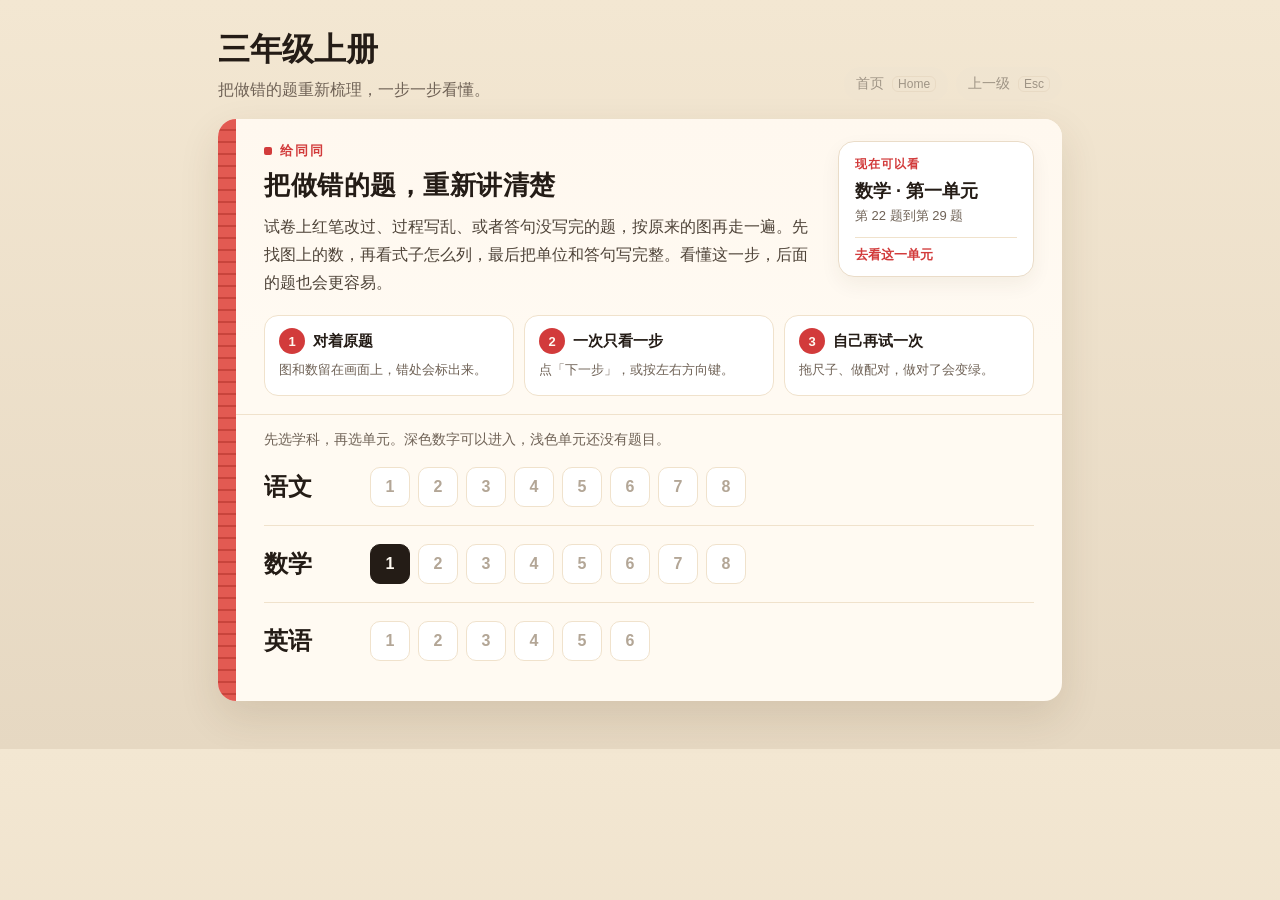
<file: web/index.html>
<!DOCTYPE html>
<html lang="zh-CN">
<head>
<meta charset="UTF-8" />
<meta name="viewport" content="width=device-width, initial-scale=1" />
<title>三年级上册</title>
<link rel="stylesheet" href="catalog.css" />
</head>
<body>
<div class="app">
  <header class="top">
    <div>
      <h1>三年级上册</h1>
      <p class="lead">把做错的题重新梳理，一步一步看懂。</p>
    </div>
    <div id="levelNav"></div>
  </header>
  <div class="book">
    <section class="preface">
      <div class="preface-top">
        <div>
          <p class="kicker">给同同</p>
          <h2>把做错的题，重新讲清楚</h2>
          <p class="why">试卷上红笔改过、过程写乱、或者答句没写完的题，按原来的图再走一遍。先找图上的数，再看式子怎么列，最后把单位和答句写完整。看懂这一步，后面的题也会更容易。</p>
        </div>
        <a class="now" href="三年级上册/数学/第一单元/">
          <small>现在可以看</small>
          <strong>数学 · 第一单元</strong>
          <span>第 22 题到第 29 题</span>
          <span class="go">去看这一单元</span>
        </a>
      </div>
      <ol class="points">
        <li>
          <div class="point-title"><span class="n">1</span><b>对着原题</b></div>
          <p>图和数留在画面上，错处会标出来。</p>
        </li>
        <li>
          <div class="point-title"><span class="n">2</span><b>一次只看一步</b></div>
          <p>点「下一步」，或按左右方向键。</p>
        </li>
        <li>
          <div class="point-title"><span class="n">3</span><b>自己再试一次</b></div>
          <p>拖尺子、做配对，做对了会变绿。</p>
        </li>
      </ol>
    </section>
    <p class="hint">先选学科，再选单元。深色数字可以进入，浅色单元还没有题目。</p>
    <div id="subjects"></div>
  </div>
</div>
<script>
const subjects = [
  { name: "语文", units: 8, href: "三年级上册/语文/", ready: {} },
  { name: "数学", units: 8, href: "三年级上册/数学/", ready: { 1: "三年级上册/数学/第一单元/" } },
  { name: "英语", units: 6, href: "三年级上册/英语/", ready: {} }
];

document.getElementById("subjects").innerHTML = subjects.map(subject => {
  const units = [];
  for (let n = 1; n <= subject.units; n++) {
    const href = subject.ready[n];
    units.push(href
      ? `<a href="${href}" aria-label="${subject.name}第${n}单元">${n}</a>`
      : `<span aria-label="${subject.name}第${n}单元，还没有题目">${n}</span>`);
  }
  return `<section class="subject"><h2><a href="${subject.href}">${subject.name}</a></h2><div class="units">${units.join("")}</div></section>`;
}).join("");
</script>
<script src="level.js"></script>
</body>
</html>
</file>
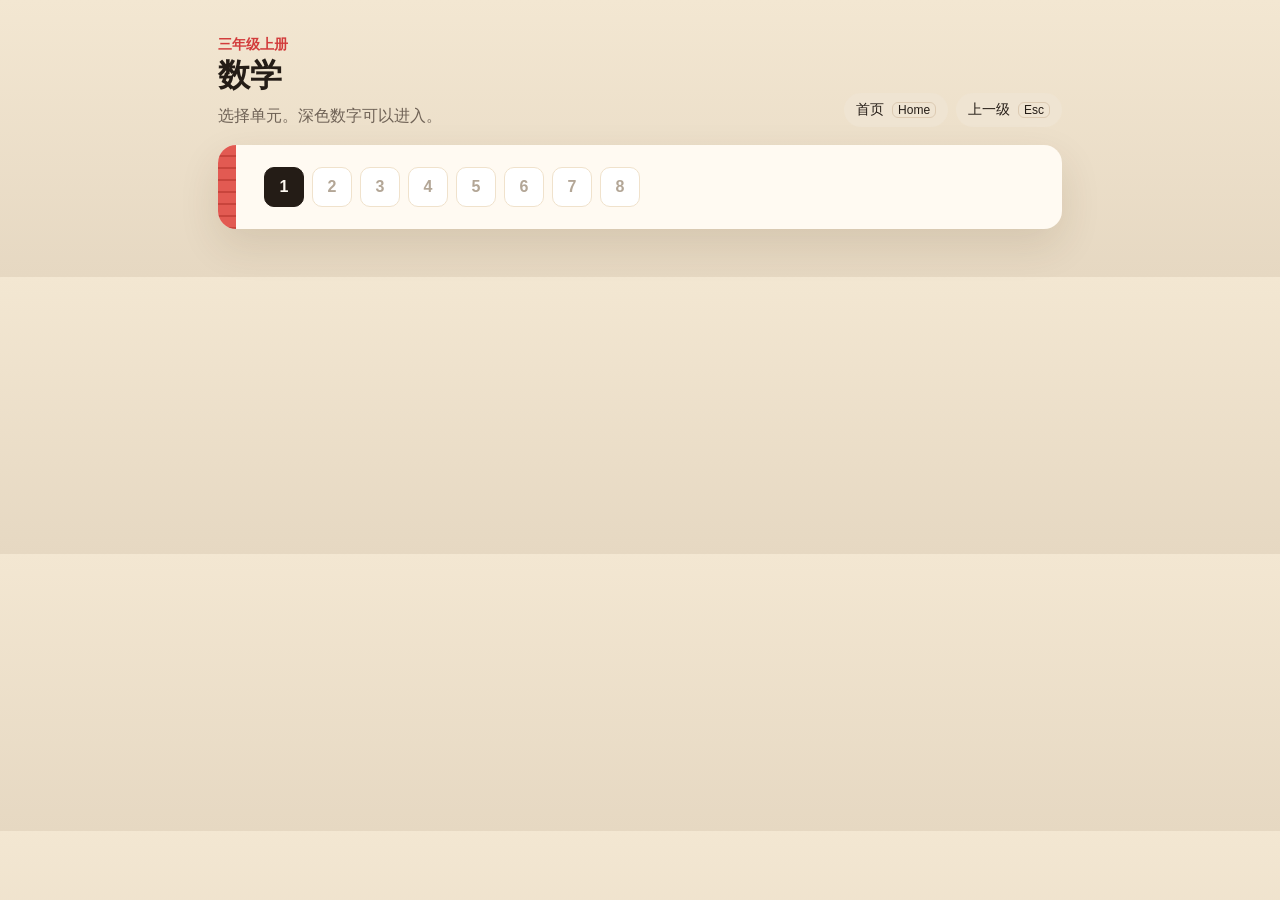
<file: web/三年级上册/数学/index.html>
<!DOCTYPE html>
<html lang="zh-CN">
<head>
<meta charset="UTF-8" />
<meta name="viewport" content="width=device-width, initial-scale=1" />
<title>三年级上册 · 数学</title>
<link rel="stylesheet" href="../../catalog.css" />
</head>
<body data-home="../../index.html" data-up="../../index.html" data-subject="数学" data-units="8" data-ready="1:第一单元/">
<div class="app">
  <header class="top">
    <div>
      <p class="crumb"><a href="../../index.html">三年级上册</a></p>
      <h1 id="subjectName">数学</h1>
      <p class="lead">选择单元。深色数字可以进入。</p>
    </div>
    <div id="levelNav"></div>
  </header>
  <div class="book"><div class="units" id="units"></div></div>
</div>
<script src="../../subject.js"></script>
<script src="../../level.js"></script>
</body>
</html>
</file>
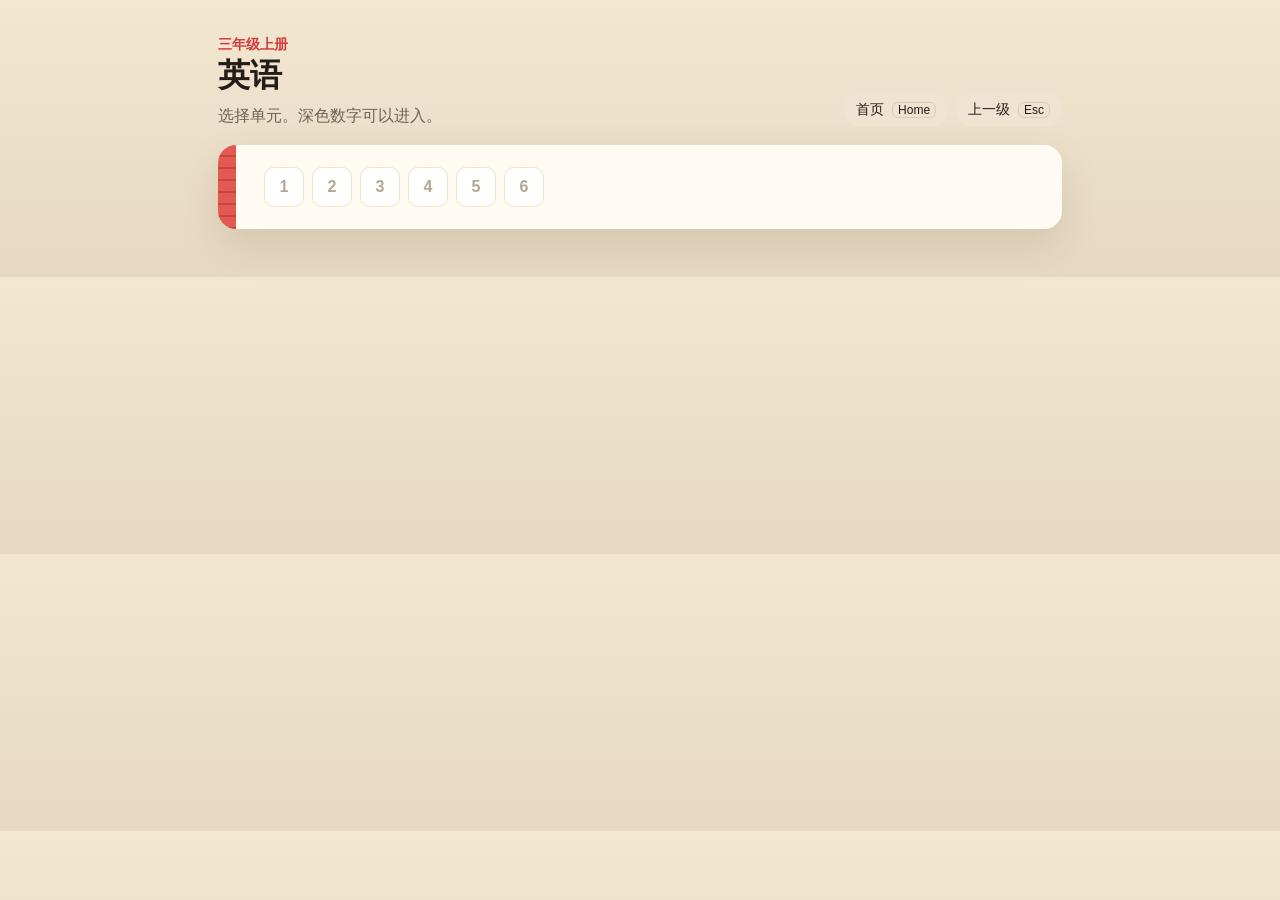
<file: web/三年级上册/英语/index.html>
<!DOCTYPE html>
<html lang="zh-CN">
<head>
<meta charset="UTF-8" />
<meta name="viewport" content="width=device-width, initial-scale=1" />
<title>三年级上册 · 英语</title>
<link rel="stylesheet" href="../../catalog.css" />
</head>
<body data-home="../../index.html" data-up="../../index.html" data-subject="英语" data-units="6">
<div class="app">
  <header class="top">
    <div>
      <p class="crumb"><a href="../../index.html">三年级上册</a></p>
      <h1>英语</h1>
      <p class="lead">选择单元。深色数字可以进入。</p>
    </div>
    <div id="levelNav"></div>
  </header>
  <div class="book"><div class="units" id="units"></div></div>
</div>
<script src="../../subject.js"></script>
<script src="../../level.js"></script>
</body>
</html>
</file>
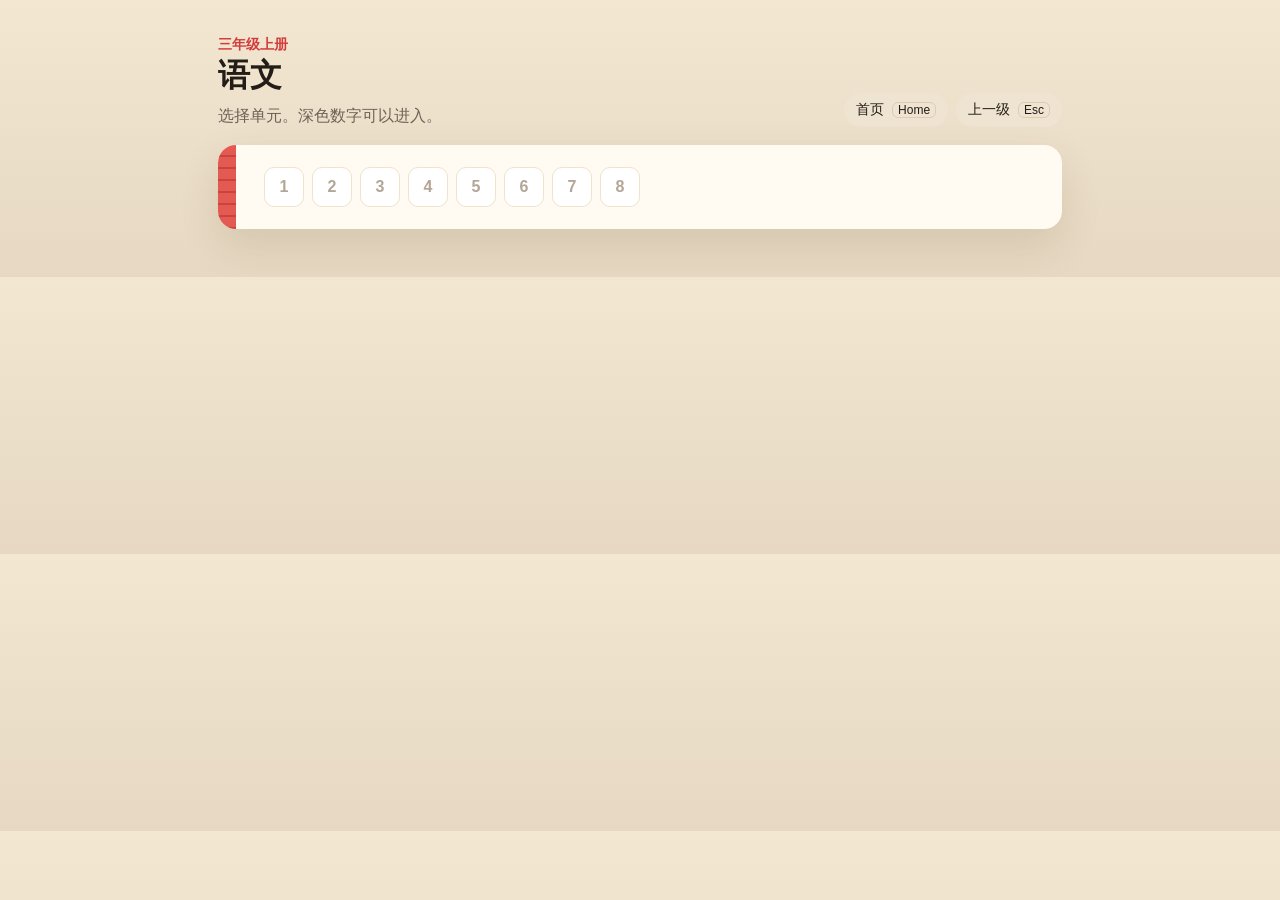
<file: web/三年级上册/语文/index.html>
<!DOCTYPE html>
<html lang="zh-CN">
<head>
<meta charset="UTF-8" />
<meta name="viewport" content="width=device-width, initial-scale=1" />
<title>三年级上册 · 语文</title>
<link rel="stylesheet" href="../../catalog.css" />
</head>
<body data-home="../../index.html" data-up="../../index.html" data-subject="语文" data-units="8">
<div class="app">
  <header class="top">
    <div>
      <p class="crumb"><a href="../../index.html">三年级上册</a></p>
      <h1>语文</h1>
      <p class="lead">选择单元。深色数字可以进入。</p>
    </div>
    <div id="levelNav"></div>
  </header>
  <div class="book"><div class="units" id="units"></div></div>
</div>
<script src="../../subject.js"></script>
<script src="../../level.js"></script>
</body>
</html>
</file>
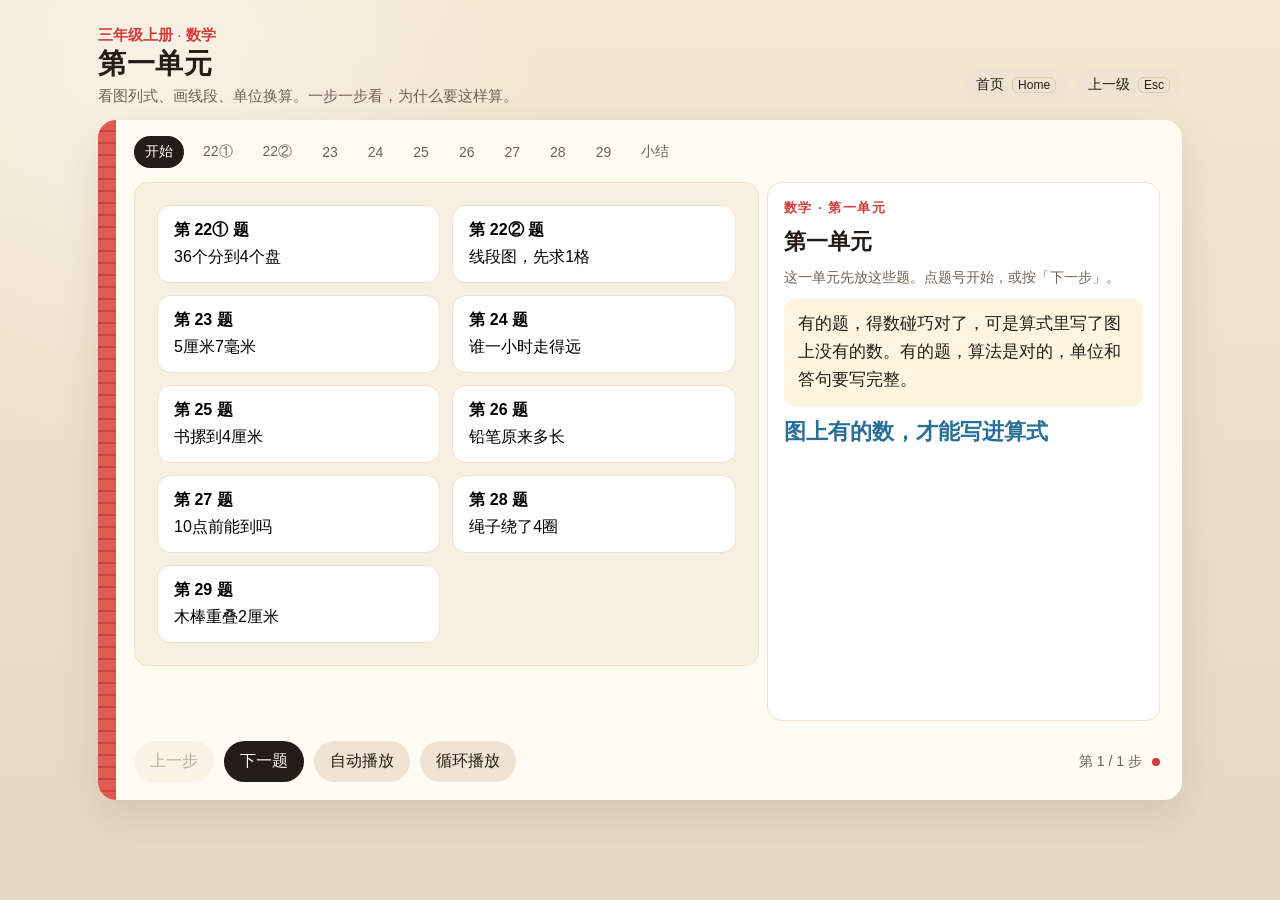
<file: web/三年级上册/数学/第一单元/index.html>
<!DOCTYPE html>
<html lang="zh-CN">
<head>
<meta charset="UTF-8" />
<meta name="viewport" content="width=device-width, initial-scale=1" />
<title>三年级上册 · 数学 · 第一单元</title>
<style>
  :root {
    --desk: #e6d8c2;
    --paper: #fffaf2;
    --ink: #241c16;
    --muted: #6f6256;
    --red: #d23b3b;
    --green: #1d7a46;
    --blue: #2a6f97;
    --gold: #e2a21a;
    --orange: #ef8a34;
    --line: #f0e2cc;
    --soft: #fff4e0;
    --shadow: 0 16px 40px rgba(70, 46, 20, 0.12);
  }
  * { box-sizing: border-box; }
  html, body { margin: 0; height: 100%; }
  body {
    font-family: "PingFang SC", "Hiragino Sans GB", "Noto Sans SC", "Songti SC", sans-serif;
    color: var(--ink);
    background:
      radial-gradient(circle at 12% 8%, rgba(255,255,255,.45), transparent 28%),
      linear-gradient(180deg, #f3e7d2, var(--desk));
    min-height: 100%;
  }
  button, input { font-family: inherit; }
  .app {
    max-width: 1120px;
    margin: 0 auto;
    padding: 22px 18px 40px;
  }
  header.top {
    display: flex;
    justify-content: space-between;
    gap: 16px;
    align-items: flex-end;
    margin-bottom: 14px;
  }
  .crumb { margin: 0 0 4px; font-size: 14px; }
  .crumb a { color: var(--red); font-weight: 700; text-decoration: none; }
  .level-nav { display: flex; gap: 8px; flex-wrap: wrap; margin-bottom: 4px; }
  .level-nav button {
    border: 0; background: #efe4d2; color: var(--ink);
    border-radius: 999px; padding: 8px 12px; font: inherit; font-size: 14px; cursor: pointer;
  }
  .level-nav button:disabled { opacity: .4; cursor: default; }
  .level-nav kbd {
    font-family: inherit; font-size: 12px;
    border: 1px solid #ddcbb3; border-radius: 6px; padding: 0 5px; margin-left: 4px;
  }
  header.top h1 {
    margin: 0;
    font-size: 28px;
    letter-spacing: 0.02em;
  }
  header.top .dots { display: none; }
  header.top p { margin: 4px 0 0; color: var(--muted); font-size: 15px; }
  .book {
    background: var(--paper);
    border-radius: 18px;
    box-shadow: var(--shadow);
    position: relative;
    overflow: hidden;
    min-height: 680px;
    display: grid;
    grid-template-rows: auto 1fr auto;
  }
  .book::before {
    content: "";
    position: absolute;
    left: 0; top: 0; bottom: 0;
    width: 18px;
    background: repeating-linear-gradient(
      180deg,
      #e25a52 0 10px,
      #c8443c 10px 12px
    );
  }
  .nav {
    display: flex;
    gap: 8px;
    flex-wrap: wrap;
    padding: 16px 22px 8px 36px;
  }
  .nav button {
    border: 1px solid transparent;
    background: transparent;
    color: var(--muted);
    border-radius: 999px;
    padding: 6px 10px;
    cursor: pointer;
    font-size: 14px;
  }
  .nav button.on {
    background: #241c16;
    color: #fffaf2;
  }
  .spread {
    display: grid;
    grid-template-columns: 1.35fr 0.85fr;
    gap: 8px;
    padding: 6px 22px 12px 36px;
    min-height: 460px;
  }
  .stage-wrap { min-width: 0; }
  .stage {
    position: relative;
    background:
      linear-gradient(#f7efe2, #f7efe2) 0 0 / 100% 28px,
      repeating-linear-gradient(180deg, transparent 0 27px, rgba(226,90,82,.18) 27px 28px);
    background-color: #fffdf8;
    border: 1px solid var(--line);
    border-radius: 14px;
    min-height: 440px;
    overflow: auto;
  }
  .scene { position: relative; min-height: 440px; }
  .say {
    background: #fff;
    border: 1px solid var(--line);
    border-radius: 14px;
    padding: 16px 16px 12px;
    display: flex;
    flex-direction: column;
    gap: 10px;
  }
  .kicker {
    font-size: 13px;
    letter-spacing: 0.12em;
    color: var(--red);
    font-weight: 700;
  }
  .say h2 { margin: 0; font-size: 22px; line-height: 1.35; }
  .ask {
    margin: 0;
    color: var(--muted);
    font-size: 14px;
    line-height: 1.55;
  }
  .bubble {
    background: var(--soft);
    border-radius: 12px;
    padding: 12px 14px;
    line-height: 1.65;
    font-size: 17px;
    min-height: 92px;
  }
  .formula {
    font-variant-numeric: tabular-nums;
    font-weight: 750;
    font-size: 22px;
    color: var(--blue);
    min-height: 32px;
  }
  .formula .bad { color: var(--red); text-decoration: line-through; font-weight: 650; font-size: 16px; margin-right: 8px; }
  .tag {
    display: inline-block;
    border-radius: 999px;
    padding: 2px 8px;
    font-size: 12px;
    font-weight: 700;
    vertical-align: 2px;
  }
  .tag.ok { background: #e5f6eb; color: var(--green); }
  .tag.fix { background: #fde8e6; color: var(--red); }
  .controls {
    display: flex;
    align-items: center;
    flex-wrap: wrap;
    gap: 10px;
    padding: 8px 22px 18px 36px;
  }
  .controls button.playing { background: var(--ink); color: #fff; }
  .controls button, .ghost {
    border: 0;
    background: var(--ink);
    color: white;
    border-radius: 999px;
    padding: 10px 16px;
    font-size: 16px;
    cursor: pointer;
  }
  .controls button.secondary, .ghost.secondary {
    background: #efe4d2;
    color: var(--ink);
  }
  .controls button:disabled { opacity: .35; cursor: default; }
  .steps { margin-left: auto; color: var(--muted); font-size: 14px; }
  .dots { display: flex; gap: 6px; }
  .dots i {
    width: 8px; height: 8px; border-radius: 50%;
    background: #e4d5bf; display: block;
  }
  .dots i.on { background: var(--red); }

  .scene .bit { display: none; }
  .scene .bit.on { display: block; }
  .scene .bit.on.slider-row,
  .scene .bit.on.match { display: flex; }
  .abs { position: absolute; }
  .fade.on { animation: rise .45s ease; }
  @keyframes rise { from { opacity: 0; transform: translateY(8px); } to { opacity: 1; transform: none; } }

  /* shared drawings */
  svg.ill { width: 100%; height: 440px; display: block; }
  .fruit {
    position: absolute;
    width: 14px; height: 14px;
    margin-left: -7px; margin-top: -7px;
    border-radius: 50%;
    background: radial-gradient(circle at 35% 35%, #ffd0c8, #e15a48 62%, #b9362c);
    left: var(--bx); top: var(--by);
    transition: left .7s cubic-bezier(.2,.7,.2,1), top .7s cubic-bezier(.2,.7,.2,1);
    box-shadow: inset -2px -2px 0 rgba(0,0,0,.08);
    z-index: 2;
  }
  .basket {
    position: absolute;
    left: 24%; right: 24%; top: 28px; height: 168px;
    background: #f3d7a4;
    clip-path: polygon(12% 0, 88% 0, 100% 100%, 0 100%);
    display: flex; justify-content: center; align-items: flex-start;
    padding-top: 10px; font-size: 26px; font-weight: 800;
  }
  .dish {
    position: absolute; top: 318px; width: 21%; height: 34px;
    border: 3px solid #241c16; border-radius: 0 0 46px 46px;
    background: #fff;
  }
  .dish .plate-label {
    position: absolute; left: 0; right: 0; top: 36px;
    text-align: center; color: var(--green);
  }
  .scene[data-step="1"] .fruit,
  .scene[data-step="2"] .fruit,
  .scene[data-step="3"] .fruit { left: var(--px); top: var(--py); }
  .plate-label, .float-note {
    position: absolute;
    font-weight: 750;
    color: var(--green);
  }
  .cross {
    position: absolute;
    color: var(--red);
    font-weight: 800;
    font-size: 28px;
    transform: rotate(-8deg);
  }

  .ruler-box { padding: 28px 22px 10px; }
  .ruler {
    position: relative;
    height: 92px;
    border: 2px solid var(--ink);
    border-radius: 8px;
    background: linear-gradient(#fff, #f6efe4);
    margin-top: 70px;
  }
  .ruler .tick {
    position: absolute; bottom: 0; width: 2px; background: var(--ink);
  }
  .ruler .tick.cm { height: 38px; width: 3px; }
  .ruler .tick.half { height: 24px; }
  .ruler .tick.mm { height: 12px; background: #8a7b6b; width: 1px; }
  .ruler .num {
    position: absolute; top: 8px; transform: translateX(-50%);
    font-size: 13px; font-weight: 700;
  }
  .pen-line {
    position: absolute;
    left: 0; bottom: 42px;
    height: 8px;
    background: #2a6f97;
    border-radius: 8px;
    width: 0;
    z-index: 2;
  }
  .mark-57 {
    position: absolute; bottom: 0; width: 0; height: 0;
    border-left: 6px solid transparent; border-right: 6px solid transparent;
    border-bottom: 9px solid var(--red);
    transform: translateX(-6px);
    left: calc(57 / 80 * 100%);
  }
  .slider-row { margin-top: 54px; display: flex; align-items: center; gap: 12px; }
  input[type="range"] { flex: 1; accent-color: var(--blue); }
  .readout { font-size: 22px; font-weight: 800; min-width: 148px; color: var(--blue); }

  .track { position: relative; height: 100%; }
  .lane {
    position: absolute; left: 8%; right: 8%; height: 70px;
  }
  .lane .ground {
    position: absolute; left: 0; right: 0; bottom: 8px; height: 4px; background: #e4d3b8; border-radius: 4px;
  }
  .mover { position: absolute; bottom: 12px; left: 0; transition: left 1.6s cubic-bezier(.16,.8,.2,1); }
  .scene[data-step="0"] .mover { left: 0; }
  .scene[data-step="1"] .bike, .scene[data-step="2"] .bike, .scene[data-step="3"] .bike { left: calc(48 / 170 * 78%); }
  .scene[data-step="1"] .car, .scene[data-step="2"] .car, .scene[data-step="3"] .car { left: calc(75 / 170 * 78%); }
  .scene[data-step="1"] .heli, .scene[data-step="2"] .heli, .scene[data-step="3"] .heli { left: 78%; }
  .rotor { transform-origin: 48px 10px; animation: spin .45s linear infinite; }
  @keyframes spin { to { transform: rotate(360deg); } }
  .match { display: flex; justify-content: space-between; padding: 24px 28px; gap: 12px; }
  .col { display: flex; flex-direction: column; gap: 18px; width: 42%; }
  .choice, .speed {
    border: 2px solid #eadcc6;
    background: #fff;
    border-radius: 12px;
    padding: 10px 12px;
    cursor: pointer;
    text-align: center;
    font-size: 16px;
    font-weight: 700;
  }
  .choice.pick, .speed.pick { border-color: var(--blue); background: #eef6fb; }
  .choice.good, .speed.good { border-color: var(--green); background: #e9f8ef; }
  .choice.bad, .speed.bad { border-color: var(--red); background: #fdeeee; }

  .stack { position: relative; height: 440px; }
  .book-item {
    position: absolute; left: 70px; height: 30px; width: 210px;
    border: 2px solid #2a6f97; border-radius: 3px;
    background: linear-gradient(90deg, #8ec3e0, #d7eef8 14%, #f7fbfe 14% 100%);
    transform: translateY(24px);
    opacity: 0;
  }
  .scene[data-step="2"] .book-item,
  .scene[data-step="3"] .book-item { opacity: 1; transform: translateY(0); transition: .45s ease; }
  .mm-ruler {
    position: absolute; right: 36px; top: 40px; bottom: 36px; width: 74px;
    border-left: 3px solid var(--ink);
  }

  .pencil-scene { height: 440px; position: relative; }
  .pencil {
    position: absolute; top: 150px; height: 46px; border-radius: 6px;
    display: flex; overflow: hidden; border: 2px solid #241c16;
  }
  .used { background: repeating-linear-gradient(90deg, #d9d1c6, #d9d1c6 10px, #cfc6b8 10px 12px); }
  .left { background: linear-gradient(#ffe27a, #f0b429); }
  .wood { width: 22px; background: linear-gradient(90deg, #f3d2a4, #c9844a); clip-path: polygon(0 0, 100% 50%, 0 100%); }
  .scene[data-step="0"] .pencil { left: 80px; width: 360px; }
  .scene[data-step="1"] .used { width: 148px; }
  .scene[data-step="1"] .left { width: 184px; }
  .join .used, .join .left { transition: width .6s ease; }

  .road { position: relative; height: 440px; }
  .hand {
    transform-box: view-box;
    transform-origin: 14.0625% 20.4545%;
    transition: transform 1.1s ease;
  }
  .scene[data-step="0"] .hour { transform: rotate(240deg); }
  .scene[data-step="1"] .hour,
  .scene[data-step="2"] .hour,
  .scene[data-step="3"] .hour,
  .scene[data-step="4"] .hour { transform: rotate(300deg); }

  .car-move { transition: left 1.5s ease; }
  .scene[data-step="0"] .car-move,
  .scene[data-step="1"] .car-move { left: 70px; }
  .scene[data-step="2"] .car-move,
  .scene[data-step="3"] .car-move,
  .scene[data-step="4"] .car-move { left: 72%; }

  .rods { position: relative; height: 286px; margin: 18px 32px 0; }
  .stick {
    position: absolute; height: 46px; width: 50%; border-radius: 12px;
    display: flex; overflow: hidden; color: #fff; font-weight: 800; font-size: 15px;
    z-index: 1;
    box-shadow: inset 0 2px 0 rgba(255,255,255,.4);
    transition: left .9s cubic-bezier(.22, .8, .28, 1), top .9s cubic-bezier(.22, .8, .28, 1);
  }
  .stick.a { background: #3d8fd1; left: 0; top: 58px; }
  .stick.b { background: #ef8a34; left: 40%; top: 154px; }
  .stick .seg { display: flex; align-items: center; justify-content: center; height: 100%; white-space: nowrap; }
  .stick .s8 { flex: 8; }
  .stick .s2 {
    flex: 2;
    background: rgba(210, 59, 59, .28);
    box-shadow: inset 0 0 0 3px #d23b3b;
    font-size: 13px;
  }
  .overlap-col {
    position: absolute; top: 28px; height: 196px;
    left: calc(40% - 3px); width: calc(10% + 6px);
    border: 3px solid #d23b3b; border-radius: 12px;
    z-index: 3; pointer-events: none;
    transition: opacity .45s ease .2s;
  }
  .overlap-col span,
  .kept {
    position: absolute; left: 50%; transform: translateX(-50%);
    color: #d23b3b; font-weight: 800; font-size: 16px; white-space: nowrap;
  }
  .overlap-col span { top: -6px; transform: translate(-50%, -100%); }
  .overlap-note {
    position: absolute; left: 45%; top: 118px; transform: translateX(-50%);
    z-index: 4; color: #d23b3b; font-weight: 800; font-size: 15px;
    white-space: nowrap; background: #fffdf8; padding: 2px 6px;
    transition: opacity .35s ease;
  }
  .kept {
    top: 74px; opacity: 0;
    transition: opacity .4s ease .35s;
  }
  .brace {
    position: absolute; top: 232px; left: 0; width: 90%; height: 36px;
    border-top: 2px solid #241c16; text-align: center;
    font-weight: 800; font-size: 16px; padding-top: 8px;
    transition: width .9s cubic-bezier(.22, .8, .28, 1), border-color .4s ease;
  }
  .brace span {
    position: absolute; left: 0; right: 0; top: 8px;
    transition: opacity .35s ease;
  }
  .brace .t20 { opacity: 0; color: #1d7a46; }
  .brace::before, .brace::after {
    content: ""; position: absolute; top: -8px; width: 2px; height: 14px; background: #241c16;
    transition: background .4s ease;
  }
  .brace::before { left: 0; }
  .brace::after { right: 0; }
  .scene.apart .stick.a { left: 0; top: 106px; }
  .scene.apart .stick.b { left: 50%; top: 106px; }
  .scene.apart .overlap-col,
  .scene.apart .overlap-note { opacity: 0; }
  .scene.apart .kept { opacity: 1; }
  .scene.apart .brace { width: 100%; border-color: #1d7a46; }
  .scene.apart .brace::before,
  .scene.apart .brace::after { background: #1d7a46; }
  .scene.apart .brace .t18 { opacity: 0; }
  .scene.apart .brace .t20 { opacity: 1; }

  .loop {
    transform-origin: 180px 150px;
    opacity: 0;
  }
  .scene[data-step="1"] .loop.l1,
  .scene[data-step="2"] .loop.l1,
  .scene[data-step="3"] .loop.l1,
  .scene[data-step="4"] .loop.l1 { opacity: 1; }
  .scene[data-step="2"] .loop.l2,
  .scene[data-step="3"] .loop.l2,
  .scene[data-step="4"] .loop.l2,
  .scene[data-step="2"] .loop.l3,
  .scene[data-step="3"] .loop.l3,
  .scene[data-step="4"] .loop.l3,
  .scene[data-step="2"] .loop.l4,
  .scene[data-step="3"] .loop.l4,
  .scene[data-step="4"] .loop.l4 { opacity: 1; }
  .scene[data-step="1"] .loop { transition: opacity .3s linear; }
  .tail { opacity: 0; }
  .scene[data-step="3"] .tail,
  .scene[data-step="4"] .tail { opacity: 1; }

  .cells rect { fill: #fff; stroke: #241c16; stroke-width: 2; }
  .scene[data-step="1"] .up-cell,
  .scene[data-step="2"] .up-cell,
  .scene[data-step="3"] .up-cell { fill: #fff3c4; }
  .scene[data-step="2"] .down-cell,
  .scene[data-step="3"] .down-cell { fill: #e7f6ee; }
  .cell-num { opacity: 0; font-weight: 800; font-size: 18px; }
  .scene[data-step="1"] .up-num,
  .scene[data-step="2"] .up-num,
  .scene[data-step="3"] .up-num,
  .scene[data-step="2"] .down-num,
  .scene[data-step="3"] .down-num { opacity: 1; }

  .sum-grid {
    display: grid;
    grid-template-columns: 1fr 1fr;
    gap: 12px;
    padding: 22px;
  }
  .card {
    background: #fff;
    border: 1px solid var(--line);
    border-radius: 14px;
    padding: 14px 16px;
  }
  .card b { display: block; margin-bottom: 6px; }
  .ladder { display: flex; flex-direction: column; gap: 8px; padding: 20px 24px; }
  .rung {
    display: flex; justify-content: space-between; align-items: center;
    background: #fff; border-radius: 10px; padding: 8px 12px;
    border: 1px solid var(--line); font-weight: 700;
  }
  @media (max-width: 860px) {
    .spread { grid-template-columns: 1fr; }
    header.top { flex-direction: column; align-items: flex-start; }
    .stage, svg.ill, .stack, .pencil-scene, .road { min-height: 380px; height: 380px; }
    svg.ill { height: 380px; }
  }
  @media (prefers-reduced-motion: reduce) {
    *, *::before, *::after {
      animation: none !important;
      transition: none !important;
    }
  }
</style>
</head>
<body data-home="../../../index.html" data-up="../index.html">
<div class="app">
  <header class="top">
    <div>
      <p class="crumb"><a href="../../../index.html">三年级上册</a> · <a href="../index.html">数学</a></p>
      <h1>第一单元</h1>
      <p>看图列式、画线段、单位换算。一步一步看，为什么要这样算。</p>
    </div>
    <div id="levelNav"></div>
  </header>
  <div class="book">
    <nav class="nav" id="nav"></nav>
    <div class="spread">
      <div class="stage-wrap">
        <div class="stage" id="stage"></div>
      </div>
      <aside class="say">
        <div class="kicker" id="kicker"></div>
        <h2 id="title"></h2>
        <p class="ask" id="ask"></p>
        <div class="bubble" id="bubble"></div>
        <div class="formula" id="formula"></div>
      </aside>
    </div>
    <div class="controls">
      <button type="button" id="prev" class="secondary">上一步</button>
      <button type="button" id="next">下一步</button>
      <button type="button" id="auto" class="secondary">自动播放</button>
      <button type="button" id="loop" class="secondary">循环播放</button>
      <div class="steps" id="stepLabel"></div>
      <div class="dots" id="dots" aria-hidden="true"></div>
    </div>
  </div>
</div>
<script>
const scenes = [];

function fruitsHTML() {
  let html = "";
  for (let i = 0; i < 36; i++) {
    const col = i % 6;
    const row = Math.floor(i / 6);
    const bx = 32 + col * 6;
    const by = 18 + row * 4.2;
    const plate = Math.floor(i / 9);
    const k = i % 9;
    const px = 14.5 + plate * 24 + (k % 3 - 1) * 4.4;
    const py = 74 + Math.floor(k / 3) * 3.4;
    html += `<i class="fruit" style="--bx:${bx}%;--by:${by}%;--px:${px}%;--py:${py}%"></i>`;
  }
  return html;
}

scenes.push({
  id: "home",
  nav: "开始",
  kicker: "数学 · 第一单元",
  title: "第一单元",
  ask: "这一单元先放这些题。点题号开始，或按「下一步」。",
  steps: [
    { say: "有的题，得数碰巧对了，可是算式里写了图上没有的数。有的题，算法是对的，单位和答句要写完整。", formula: "图上有的数，才能写进算式" }
  ],
  stage() {
    const items = [
      ["22①", "36个分到4个盘"],
      ["22②", "线段图，先求1格"],
      ["23", "5厘米7毫米"],
      ["24", "谁一小时走得远"],
      ["25", "书摞到4厘米"],
      ["26", "铅笔原来多长"],
      ["27", "10点前能到吗"],
      ["28", "绳子绕了4圈"],
      ["29", "木棒重叠2厘米"]
    ];
    return `<div class="sum-grid">${items.map((it, i) =>
      `<button class="card" data-jump="${i + 1}" style="text-align:left;cursor:pointer;font-size:16px"><b>第 ${it[0]} 题</b>${it[1]}</button>`
    ).join("")}</div>`;
  }
});

scenes.push({
  id: "q22a",
  nav: "22①",
  kicker: "第22题（1） · 平均分",
  title: "每盘放几个？",
  ask: "篮子里有 36 个，旁边 4 个盘子。平均分，每盘放几个？",
  mark: "ok",
  steps: [
    { say: "先看图上到底有哪些数：一个篮子，36个；四个空盘子。问的是每盘几个。", formula: "图上的数：36 个，4 盘" },
    { say: "平均分，就是四个盘子一样多。36个一个一个分进去，每个盘子分到 9 个。", formula: "36 ÷ 4 = 9（个）" },
    { say: "每盘都是 9 个。列式就写 36÷4=9（个）。单位是「个」，因为问的是放几个。", formula: "36 ÷ 4 = 9（个）" }
  ],
  stage() {
    return `
      <div class="scene fruit-scene">
        <div class="basket">36个</div>
        ${[0,1,2,3].map(i => `<div class="dish" style="left:${4 + i * 24}%"><span class="bit plate-label" data-at="2">9个</span></div>`).join("")}
        ${fruitsHTML()}
      </div>`;
  }
});

scenes.push({
  id: "q22b",
  nav: "22②",
  kicker: "第22题（2） · 线段图",
  title: "先求 1 小格是多少",
  ask: "两条线段的小格一样宽。短的 4 格标着「4个」，长的 6 格问「?元」。",
  mark: "fix",
  steps: [
    { say: "看这条线自己：上面 4 个小格，下面 6 个小格。小格一样宽。", formula: "上面 4 格，下面 6 格" },
    { say: "短的线段有 4 格，标着 4个，表示这 4 格一共是 4。小格一样大，每一格就是 4÷4=1。", formula: "4 ÷ 4 = 1" },
    { say: "长的也是同样的小格，所以每一格也是 1。6 格就是 1×6=6。问号写的是元，答案是 6元。", formula: "1 × 6 = 6（元）" },
    { say: "乘和除写在一起，从左往右算：先 4÷4=1，再 1×6=6。", formula: "4 ÷ 4 × 6 = 6（元）" }
  ],
  stage() {
    const up = [0,1,2,3].map(i => `<rect class="up-cell" x="${80+i*70}" y="78" width="70" height="46"/>`).join("");
    const down = [0,1,2,3,4,5].map(i => `<rect class="down-cell" x="${80+i*70}" y="230" width="70" height="46"/>`).join("");
    const upN = [0,1,2,3].map(i => `<text class="cell-num up-num" x="${104+i*70}" y="108">1</text>`).join("");
    const downN = [0,1,2,3,4,5].map(i => `<text class="cell-num down-num" x="${104+i*70}" y="260">1</text>`).join("");
    return `
      <div class="scene">
        <svg class="ill cells" viewBox="0 0 640 440">
          <text x="80" y="40" font-size="22" font-weight="800">4个</text>
          <path d="M80 52 h280" stroke="#241c16" stroke-width="2" fill="none"/>
          <path d="M220 52 v12" stroke="#241c16" stroke-width="2"/>
          ${up}
          <text x="250" y="176" font-size="22" font-weight="800">? 元</text>
          <path d="M80 198 h420" stroke="#241c16" stroke-width="2" fill="none"/>
          <path d="M290 198 v14" stroke="#241c16" stroke-width="2"/>
          ${down}
          ${upN}${downN}
          <text class="bit" data-at="2" x="520" y="268" font-size="28" font-weight="800" fill="#1d7a46">6元</text>
        </svg>
      </div>`;
  }
});

scenes.push({
  id: "q23",
  nav: "23",
  kicker: "第23题 · 画线段",
  title: "5厘米，再加 7毫米",
  ask: "画一条长 5厘米7毫米 的线段。尺子上，1厘米里面有 10 个小格，每小格是 1毫米。",
  mark: "ok",
  steps: [
    { say: "先记住要画多长：5厘米，还要再加 7毫米。不要只画到 5厘米就停。", formula: "5厘米 7毫米" },
    { say: "尺子上的长线是厘米。从 0 走到 5，这是 5厘米。", formula: "先找 5 厘米" },
    { say: "每个厘米中间还有更小的格，那是毫米。从 5厘米再数 7 个小格。", formula: "5厘米 + 7毫米" },
    { say: "笔就停在这里。5厘米7毫米 = 57毫米，因为 5厘米=50毫米，再加 7毫米。", formula: "5厘米7毫米 = 57毫米" },
    { say: "拖动下面的铅笔，自己画到 5厘米7毫米。读数变成绿色，就画对了。", formula: "从 0 画到 5厘米7毫米" }
  ],
  stage() {
    let ticks = "";
    for (let mm = 0; mm <= 80; mm++) {
      const left = (mm / 80) * 100;
      const kind = mm % 10 === 0 ? "cm" : mm % 5 === 0 ? "half" : "mm";
      ticks += `<i class="tick ${kind}" style="left:${left}%"></i>`;
      if (mm % 10 === 0) ticks += `<span class="num" style="left:${left}%">${mm/10}</span>`;
    }
    return `
      <div class="scene ruler-box">
        <div class="ruler">
          <div class="pen-line" id="penLine"></div>
          <i class="mark-57 bit" data-at="2"></i>
          ${ticks}
        </div>
        <div class="bit slider-row" data-at="4">
          <input id="rulerRange" type="range" min="0" max="80" value="0" aria-label="画线段" />
          <div class="readout" id="readout">0毫米</div>
        </div>
        <p class="bit" data-at="2" style="margin:18px 0 0;color:#6f6256">长线是厘米。红三角停在 5厘米7毫米。</p>
      </div>`;
  }
});

scenes.push({
  id: "q24",
  nav: "24",
  kicker: "第24题 · 谁更快",
  title: "一小时以后，谁走得最远？",
  ask: "把自行车、汽车、直升机，和每小时走的路程连起来。",
  mark: "fix",
  steps: [
    { say: "三个数：48千米、75千米、170千米。数字越大，一小时走得越远，也就越快。", formula: "比一比 48、75、170" },
    { say: "让它们同时出发，跑一小时。直升机冲得最远，汽车在中间，自行车最近。", formula: "170 ＞ 75 ＞ 48" },
    { say: "所以：直升机每小时 170 千米，汽车每小时 75 千米，自行车每小时 48 千米。", formula: "自行车 48 · 汽车 75 · 直升机 170" },
    { say: "点左边的车，再点右边的速度，自己连一连。连对了会变绿。", formula: "最快的配最大的数" }
  ],
  stage() {
    return `
      <div class="scene" style="height:440px">
        <div class="bit track" data-only="0">
          ${lane(300, "自行车", "bike", bikeSVG())}
          ${lane(180, "汽车", "car", carSVG())}
          ${lane(60, "直升机", "heli", heliSVG())}
        </div>
        <div class="bit track" data-only="1">
          ${lane(300, "自行车", "bike", bikeSVG())}
          ${lane(180, "汽车", "car", carSVG())}
          ${lane(60, "直升机", "heli", heliSVG())}
          <div class="abs" style="right:6%;top:78px;font-weight:800;color:#2a6f97">170千米</div>
          <div class="abs" style="left:46%;top:198px;font-weight:800;color:#ef8a34">75千米</div>
          <div class="abs" style="left:28%;top:318px;font-weight:800;color:#1d7a46">48千米</div>
        </div>
        <div class="bit" data-at="2" data-only="2" style="padding:40px 28px;font-size:22px;line-height:2.1;font-weight:750">
          自行车 —— 每小时 48 千米<br>
          汽车 —— 每小时 75 千米<br>
          直升机 —— 每小时 170 千米
        </div>
        <div class="bit match" data-only="3" id="matchBoard">
          <div class="col" id="leftCol">
            <button type="button" class="choice" data-who="bike">自行车</button>
            <button type="button" class="choice" data-who="car">汽车</button>
            <button type="button" class="choice" data-who="heli">直升机</button>
          </div>
          <div class="col" id="rightCol">
            <button type="button" class="speed" data-spd="48">每小时 48 千米</button>
            <button type="button" class="speed" data-spd="170">每小时 170 千米</button>
            <button type="button" class="speed" data-spd="75">每小时 75 千米</button>
          </div>
        </div>
      </div>`;
  }
});

function lane(top, name, cls, svg) {
  return `<div class="lane" style="top:${top-40}px">
    <div style="position:absolute;left:-4px;top:8px;font-size:13px;color:#6f6256">${name}</div>
    <div class="ground"></div>
    <div class="mover ${cls}">${svg}</div>
  </div>`;
}
function bikeSVG() {
  return `<svg width="86" height="48" viewBox="0 0 86 48">
    <circle cx="18" cy="34" r="12" fill="none" stroke="#1d7a46" stroke-width="3"/>
    <circle cx="66" cy="34" r="12" fill="none" stroke="#1d7a46" stroke-width="3"/>
    <path d="M18 34 L36 34 L48 16 L66 34 L48 34 L36 16" fill="none" stroke="#241c16" stroke-width="3"/>
  </svg>`;
}
function carSVG() {
  return `<svg width="96" height="48" viewBox="0 0 96 48">
    <rect x="16" y="16" width="64" height="18" rx="5" fill="#ef8a34"/>
    <path d="M30 16 l8-10 h24 l8 10" fill="#f6c48a"/>
    <circle cx="30" cy="36" r="7" fill="#241c16"/>
    <circle cx="68" cy="36" r="7" fill="#241c16"/>
  </svg>`;
}
function heliSVG() {
  return `<svg width="118" height="52" viewBox="0 0 118 52">
    <g class="rotor"><rect x="6" y="8" width="84" height="5" rx="2" fill="#241c16"/></g>
    <rect x="28" y="16" width="42" height="18" rx="8" fill="#2a6f97"/>
    <rect x="66" y="22" width="30" height="5" fill="#2a6f97"/>
    <rect x="92" y="14" width="4" height="16" fill="#241c16"/>
    <rect x="36" y="34" width="26" height="3" rx="1" fill="#241c16"/>
  </svg>`;
}

scenes.push({
  id: "q25",
  nav: "25",
  kicker: "第25题 · 先换单位",
  title: "书要摞到 4 厘米",
  ask: "一本课外书厚约 8 毫米。多少本摞起来，大约是 4 厘米？",
  mark: "ok",
  steps: [
    { say: "8毫米是一本的厚度，4厘米是摞起来的高度。毫米和厘米不能直接相除，要先变成同一个单位。", formula: "单位不同，先换算" },
    { say: "1厘米 = 10毫米，所以 4厘米 = 40毫米。现在都是毫米了。", formula: "4厘米 = 40毫米" },
    { say: "一本 8 毫米，40毫米里面有几个 8？书一本一本往上摞。", formula: "40 ÷ 8 = ?" },
    { say: "5 本正好 40毫米，也就是大约 4厘米。答：5本。", formula: "40 ÷ 8 = 5（本）" }
  ],
  stage() {
    const books = [0,1,2,3,4].map(i =>
      `<div class="book-item" style="bottom:${70 + i*36}px;transition-delay:${i*0.12}s"></div>`
    ).join("");
    let marks = "";
    for (let i = 0; i <= 5; i++) {
      marks += `<div style="position:absolute;left:-1px;bottom:${i*36}px;width:16px;height:2px;background:#241c16"></div>`;
      marks += `<span style="position:absolute;left:22px;bottom:${i*36-8}px;font-size:13px;font-weight:700">${i*8}毫米</span>`;
    }
    return `<div class="scene stack">${books}
      <div class="bit" data-at="1" style="position:absolute;left:70px;bottom:262px;font-weight:800;color:#2a6f97">一共 40毫米 = 4厘米</div>
      <div class="bit" data-at="3" style="position:absolute;left:300px;top:86px;font-size:28px;font-weight:800;color:#1d7a46">正好 5 本</div>
      <div class="mm-ruler" style="bottom:70px;top:auto;height:180px">${marks}</div>
    </div>`;
  }
});

scenes.push({
  id: "q26",
  nav: "26",
  kicker: "第26题 · 用去的还在原来里面",
  title: "铅笔原来有多长？",
  ask: "一枝铅笔用去 8 厘米，还剩 10 厘米。原来长多少厘米？合多少毫米？",
  mark: "ok",
  steps: [
    { say: "用去的 8 厘米，和剩下的 10 厘米，合在一起就是原来的铅笔。", formula: "原来 = 用去 + 剩下" },
    { say: "把两段拼回去：8+10=18。原来长 18 厘米。", formula: "8 + 10 = 18（厘米）" },
    { say: "再换成毫米。尺子上，1厘米里面有 10 毫米。", formula: "1厘米 = 10毫米" },
    { say: "18厘米里有 18 个 10毫米，所以是 180毫米。写的时候两边都要带单位：18厘米=180毫米。不能写成 18=180。", formula: "18厘米 = 180毫米" }
  ],
  stage() {
    return `<div class="scene pencil-scene">
      <div class="pencil join">
        <div class="used" style="width:148px"></div>
        <div class="left" style="width:184px"></div>
        <div class="wood"></div>
      </div>
      <div class="bit" data-at="1" style="position:absolute;left:80px;top:210px;font-weight:800">8厘米 + 10厘米 = 18厘米</div>
      <svg class="bit ill" data-at="2" viewBox="0 0 640 180" style="position:absolute;left:0;bottom:10px;height:180px">
        <line x1="40" y1="80" x2="600" y2="80" stroke="#241c16" stroke-width="3"/>
        ${Array.from({length:19}, (_,i)=>`<line x1="${40+i*30}" y1="80" x2="${40+i*30}" y2="${i%1===0?50:64}" stroke="#241c16" stroke-width="2"/>`).join("")}
        <text x="40" y="40" font-size="14">0</text>
        <text x="320" y="40" font-size="14">约 1 厘米里有 10 个毫米</text>
      </svg>
      <div class="bit" data-at="3" style="position:absolute;left:80px;top:250px;font-size:26px;font-weight:800;color:#1d7a46">18厘米 = 180毫米</div>
    </div>`;
  }
});

scenes.push({
  id: "q27",
  nav: "27",
  kicker: "第27题 · 时间、速度、路程",
  title: "上午 10:00 能到吗？",
  ask: "外婆家 110 千米。汽车每小时行 60 千米。上午 8:00 出发，10:00 能到吗？",
  mark: "ok",
  steps: [
    { say: "题目里的路程，是离家到外婆家 110 千米。先看从 8:00 到 10:00 有多久。", formula: "家 —— 110千米 —— 外婆家" },
    { say: "钟从 8 点走到 10 点，过了 2 小时。10−8=2。", formula: "10时 − 8时 = 2时" },
    { say: "汽车 1 小时行 60 千米，2 小时就是 60×2=120 千米。", formula: "60 × 2 = 120（千米）" },
    { say: "2 小时能行 120 千米，外婆家只有 110 千米。120 比 110 大，车会开过外婆家，所以能到。", formula: "120 ＞ 110" },
    { say: "比较做完了，还要回答问题本身。答：能。只写 120＞110，老师不知道你想说能还是不能。", formula: "答：能。" }
  ],
  stage() {
    return `<div class="scene road">
      <svg class="ill" viewBox="0 0 640 440">
        <circle cx="90" cy="90" r="62" fill="#fff" stroke="#241c16" stroke-width="3"/>
        ${Array.from({length:12},(_,i)=>{
          const n = i === 0 ? 12 : i;
          const a = (i/12)*Math.PI*2 - Math.PI/2;
          const x1 = 90+Math.cos(a)*52, y1 = 90+Math.sin(a)*52;
          const x2 = 90+Math.cos(a)*58, y2 = 90+Math.sin(a)*58;
          const tx = 90+Math.cos(a)*40, ty = 90+Math.sin(a)*40;
          const mark = n === 8 || n === 10;
          return `<line x1="${x1}" y1="${y1}" x2="${x2}" y2="${y2}" stroke="#241c16" stroke-width="${mark?3:2}"/>
            <text x="${tx}" y="${ty}" text-anchor="middle" dy="0.35em" font-size="14" font-weight="800" fill="${mark?"#d23b3b":"#241c16"}">${n}</text>`;
        }).join("")}
        <g class="hand hour"><line x1="90" y1="90" x2="90" y2="58" stroke="#d23b3b" stroke-width="5" stroke-linecap="round"/></g>
        <g class="hand"><line x1="90" y1="90" x2="90" y2="46" stroke="#241c16" stroke-width="3" stroke-linecap="round"/></g>
        <circle cx="90" cy="90" r="4" fill="#241c16"/>
        <text x="170" y="80" font-size="18" font-weight="700">8:00 出发</text>
        <text x="170" y="108" font-size="18" font-weight="700">10:00 到了吗</text>
        <line x1="40" y1="300" x2="600" y2="300" stroke="#241c16" stroke-width="4"/>
        <text x="36" y="276" font-size="16" font-weight="700">家</text>
        <text x="392" y="248" font-size="16" font-weight="700">外婆家</text>
        <text x="392" y="270" font-size="14">110千米</text>
        <circle cx="450" cy="300" r="7" fill="#d23b3b"/>
        <line class="bit" data-at="3" x1="450" y1="300" x2="590" y2="300" stroke="#2a6f97" stroke-width="6"/>
        <text class="bit" data-at="2" x="470" y="210" font-size="16" fill="#2a6f97" font-weight="800">2小时能开 120千米</text>
        <text class="bit" data-at="3" x="500" y="340" font-size="14" fill="#2a6f97">多出来的 10千米</text>
      </svg>
      <div class="car-move abs" style="top:250px">${carSVG()}</div>
      <div class="bit" data-at="4" style="position:absolute;right:24px;bottom:24px;font-size:40px;font-weight:800;color:#1d7a46">能</div>
    </div>`;
  }
});

scenes.push({
  id: "q28",
  nav: "28",
  kicker: "第28题 · 绕几圈，就有几个周长",
  title: "绳子绕木棍",
  ask: "木棍一周长 9 厘米。绳子绕了 4 周，还剩 4 厘米。绳子长多少分米？",
  mark: "ok",
  steps: [
    { say: "绕一圈，就要用去木棍一周那么长，也就是 9 厘米。", formula: "一圈 = 9厘米" },
    { say: "绕 4 圈，就是 4 个 9 厘米。9×4=36厘米。", formula: "9 × 4 = 36（厘米）" },
    { say: "4 圈都绕完了，手里还剩 4 厘米没有绕上去。这段也是绳子的一部分。", formula: "还剩 4厘米" },
    { say: "绳子全长 = 绕上去的 + 剩下的。36+4=40厘米。", formula: "36 + 4 = 40（厘米）" },
    { say: "题目问的是分米。1分米=10厘米，40厘米里面有 4 个 10厘米，所以是 4分米。单位写汉字：40厘米=4分米。", formula: "40厘米 = 4分米" }
  ],
  stage() {
    return `<div class="scene">
      <svg class="ill" viewBox="0 0 640 440">
        <rect x="70" y="70" width="150" height="280" rx="75" fill="#e7c39a" stroke="#241c16" stroke-width="3"/>
        <ellipse cx="145" cy="70" rx="75" ry="22" fill="#f3ddc0" stroke="#241c16" stroke-width="3"/>
        ${[0,1,2,3].map(i => `<ellipse class="loop l${i+1}" cx="145" cy="${130+i*48}" rx="78" ry="16" fill="none" stroke="#d23b3b" stroke-width="6"/>`).join("")}
        <path class="tail" d="M220 274 C280 274 300 330 360 330" fill="none" stroke="#d23b3b" stroke-width="6" stroke-linecap="round"/>
        <text class="bit" data-at="1" x="280" y="120" font-size="20" font-weight="800">9×4=36厘米</text>
        <text class="bit" data-at="3" x="360" y="360" font-size="20" font-weight="800" fill="#d23b3b">还剩 4厘米</text>
        <text class="bit" data-at="4" x="280" y="200" font-size="28" font-weight="800" fill="#1d7a46">40厘米 = 4分米</text>
      </svg>
    </div>`;
  }
});

scenes.push({
  id: "q29",
  nav: "29",
  kicker: "第29题 · 重叠的长度要加回来",
  title: "两根木棒拉开以后有多长？",
  ask: "两根同样长的木棒捆在一起，总长 18 厘米，重叠 2 厘米。不重叠连在一起，总长多少厘米？合多少分米？",
  mark: "ok",
  steps: [
    { say: "两根木棒头尾叠在一起。红框里上下两段都是 2 厘米，捆紧后外面只能量到一次。两边各露出 8 厘米，所以外面是 8+2+8=18 厘米。", formula: "外面：8 + 2 + 8 = 18（厘米）" },
    { say: "点「拉开」。两根接成一条，红框里的 2 厘米还在，只是从叠着变成一前一后。总长加上这 2 厘米：18+2=20 厘米。再点「折叠」，两根又叠回去。", formula: "18 + 2 = 20（厘米）" },
    { say: "20厘米换成以分米作单位。1分米=10厘米，20厘米=2分米。", formula: "20厘米 = 2分米" },
    { say: "也可以再检查：两根一共 20 厘米，同样长，每根 20÷2=10厘米。10+10=20，和刚才一样。", formula: "答：20厘米，合2分米" }
  ],
  stage() {
    return `<div class="scene" id="stickScene">
      <div class="rods">
        <div class="stick a"><span class="seg s8">8厘米</span><span class="seg s2">2厘米</span></div>
        <div class="stick b"><span class="seg s2">2厘米</span><span class="seg s8">8厘米</span></div>
        <div class="overlap-col"><span>重叠 2厘米</span></div>
        <div class="overlap-note">这两段叠在一起</div>
        <div class="kept">这两段 2厘米还在</div>
        <div class="brace"><span class="t18">外面量到 18厘米</span><span class="t20">拉开后一共 20厘米</span></div>
      </div>
      <div style="text-align:center;margin-top:8px">
        <button type="button" class="ghost" id="pullBtn">拉开</button>
      </div>
      <div class="bit" data-at="2" style="text-align:center;font-size:22px;font-weight:800;color:#2a6f97">20厘米 = 2分米</div>
    </div>`;
  }
});

scenes.push({
  id: "end",
  nav: "小结",
  kicker: "记住这三句",
  title: "下次写在试卷上",
  ask: "算法对了，还要把单位和答句写完整。",
  steps: [
    { say: "第一，图上没有的数，不要写进算式。第二，单位不一样，先换算。第三，问「能不能、多少」，最后用一句话答。", formula: "看图 · 换单位 · 写答句" }
  ],
  stage() {
    return `<div class="sum-grid" style="padding:16px">
      <div class="card"><b>1厘米 = 10毫米</b>1分米 = 10厘米<br>1千米 = 1000米</div>
      <div class="card"><b>22①</b>36÷4=9（个）</div>
      <div class="card"><b>22②</b>4÷4×6=6（元）</div>
      <div class="card"><b>23</b>5厘米7毫米 = 57毫米</div>
      <div class="card"><b>24</b>自行车48，汽车75，直升机170</div>
      <div class="card"><b>25</b>4厘米=40毫米，40÷8=5本</div>
      <div class="card"><b>26</b>8+10=18厘米=180毫米</div>
      <div class="card"><b>27</b>120＞110，能到</div>
      <div class="card"><b>28</b>9×4+4=40厘米=4分米</div>
      <div class="card"><b>29</b>18+2=20厘米=2分米</div>
    </div>`;
  }
});

const rightMatch = { bike: "48", car: "75", heli: "170" };
let sceneIndex = 0;
let stepIndex = 0;
let timer = null;
let playMode = null;
let pickWho = null;

const stageEl = document.getElementById("stage");
const navEl = document.getElementById("nav");
const dotsEl = document.getElementById("dots");

function stopAuto() {
  if (timer) { clearInterval(timer); timer = null; }
  playMode = null;
  const autoBtn = document.getElementById("auto");
  const loopBtn = document.getElementById("loop");
  if (autoBtn) autoBtn.textContent = "自动播放";
  if (loopBtn) {
    loopBtn.textContent = "循环播放";
    loopBtn.classList.remove("playing");
  }
}

function startPlay(mode) {
  if (playMode === mode) { stopAuto(); return; }
  stopAuto();
  playMode = mode;
  if (mode === "loop") {
    const loopBtn = document.getElementById("loop");
    loopBtn.textContent = "停止循环";
    loopBtn.classList.add("playing");
    if (stepIndex !== 0) {
      stepIndex = 0;
      applyStep();
    }
  } else {
    document.getElementById("auto").textContent = "暂停";
  }
  timer = setInterval(() => {
    const scene = scenes[sceneIndex];
    if (stepIndex < scene.steps.length - 1) {
      goStep(1);
      return;
    }
    if (playMode === "loop") {
      stepIndex = 0;
      applyStep();
      return;
    }
    if (sceneIndex < scenes.length - 1) goStep(1);
    else stopAuto();
  }, 2600);
}

function renderNav() {
  navEl.innerHTML = scenes.map((s, i) =>
    `<button type="button" data-go="${i}" class="${i===sceneIndex?"on":""}">${s.nav}</button>`
  ).join("");
}

function renderScene() {
  const s = scenes[sceneIndex];
  stageEl.innerHTML = s.stage();
  document.getElementById("kicker").innerHTML = `${s.kicker}${s.mark ? ` <span class="tag ${s.mark}">${s.mark==="ok"?"算法可以这样写":"这里改一改"}</span>` : ""}`;
  document.getElementById("title").textContent = s.title;
  document.getElementById("ask").textContent = s.ask;
  dotsEl.innerHTML = s.steps.map((_, i) => `<i class="${i===stepIndex?"on":""}"></i>`).join("");
  applyStep();
  renderNav();
  const range = document.getElementById("rulerRange");
  if (range) {
    range.addEventListener("input", () => updateRuler(Number(range.value)));
    updateRuler(0);
  }
}

function applyStep() {
  const s = scenes[sceneIndex];
  const step = Math.max(0, Math.min(stepIndex, s.steps.length - 1));
  stepIndex = step;
  const root = stageEl.querySelector(".scene") || stageEl;
  root.dataset.step = String(step);
  root.querySelectorAll("[data-at]").forEach(el => {
    el.classList.toggle("on", Number(el.dataset.at) <= step);
  });
  root.querySelectorAll("[data-only]").forEach(el => {
    el.classList.toggle("on", Number(el.dataset.only) === step);
  });
  const info = s.steps[step];
  document.getElementById("bubble").textContent = info.say;
  document.getElementById("formula").innerHTML = info.formula || "";
  document.getElementById("stepLabel").textContent = `第 ${step + 1} / ${s.steps.length} 步`;
  document.getElementById("prev").disabled = sceneIndex === 0 && step === 0;
  document.getElementById("next").textContent = (step === s.steps.length - 1) ? (sceneIndex === scenes.length - 1 ? "完成" : "下一题") : "下一步";
  dotsEl.innerHTML = s.steps.map((_, i) => `<i class="${i===step?"on":""}"></i>`).join("");
  const sticks = document.getElementById("stickScene");
  const pull = document.getElementById("pullBtn");
  if (sticks) sticks.classList.toggle("apart", step >= 1);
  if (pull) pull.textContent = step >= 1 ? "折叠" : "拉开";
  if (s.id === "q23") {
    const line = document.getElementById("penLine");
    const range = document.getElementById("rulerRange");
    if (line && step < 3) line.style.width = "0";
    if (line && step === 3) {
      line.style.width = "0";
      requestAnimationFrame(() => { line.style.width = "71.25%"; });
    }
    if (line && range && step === 4 && range.value === "0") {
      line.style.width = "0%";
    }
  }
}

function updateRuler(mm) {
  const line = document.getElementById("penLine");
  const readout = document.getElementById("readout");
  if (!line || !readout) return;
  line.style.width = `${(mm / 80) * 100}%`;
  const cm = Math.floor(mm / 10);
  const rest = mm % 10;
  readout.textContent = rest === 0 ? `${cm}厘米` : `${cm}厘米${rest}毫米`;
  readout.style.color = mm === 57 ? "#1d7a46" : "#2a6f97";
  if (mm === 57) readout.textContent = "5厘米7毫米 ✓";
}

function goStep(delta) {
  const s = scenes[sceneIndex];
  const next = stepIndex + delta;
  if (next >= 0 && next < s.steps.length) {
    stepIndex = next;
    applyStep();
    return;
  }
  if (delta > 0 && sceneIndex < scenes.length - 1) {
    sceneIndex += 1;
    stepIndex = 0;
    renderScene();
  } else if (delta < 0 && sceneIndex > 0) {
    sceneIndex -= 1;
    stepIndex = scenes[sceneIndex].steps.length - 1;
    renderScene();
  }
}

document.getElementById("next").addEventListener("click", () => { stopAuto(); goStep(1); });
document.getElementById("prev").addEventListener("click", () => { stopAuto(); goStep(-1); });
document.getElementById("auto").addEventListener("click", () => startPlay("auto"));
document.getElementById("loop").addEventListener("click", () => startPlay("loop"));

document.body.addEventListener("click", (e) => {
  const go = e.target.closest("[data-go]");
  if (go) {
    stopAuto();
    sceneIndex = Number(go.dataset.go);
    stepIndex = 0;
    renderScene();
    return;
  }
  const jump = e.target.closest("[data-jump]");
  if (jump) {
    stopAuto();
    sceneIndex = Number(jump.dataset.jump);
    stepIndex = 0;
    renderScene();
    return;
  }
  if (e.target.id === "pullBtn") {
    stopAuto();
    stepIndex = stepIndex >= 1 ? 0 : 1;
    applyStep();
    return;
  }
  const who = e.target.closest("[data-who]");
  const spd = e.target.closest("[data-spd]");
  if (who) {
    document.querySelectorAll(".choice").forEach(n => n.classList.remove("pick"));
    who.classList.add("pick");
    pickWho = who.dataset.who;
  }
  if (spd && pickWho) {
    const ok = rightMatch[pickWho] === spd.dataset.spd;
    const whoBtn = document.querySelector(`.choice[data-who="${pickWho}"]`);
    whoBtn.classList.remove("pick");
    whoBtn.classList.add(ok ? "good" : "bad");
    spd.classList.add(ok ? "good" : "bad");
    if (!ok) {
      setTimeout(() => {
        whoBtn.classList.remove("bad");
        spd.classList.remove("bad");
      }, 700);
    }
    pickWho = null;
  }
});

document.addEventListener("keydown", (e) => {
  if (e.metaKey || e.ctrlKey || e.altKey) return;
  const tag = (e.target && e.target.tagName || "").toLowerCase();
  if (tag === "input" || tag === "textarea") return;
  if (e.key === "ArrowRight") { stopAuto(); goStep(1); }
  if (e.key === "ArrowLeft") { stopAuto(); goStep(-1); }
});

window.onLevelUp = function () {
  if (sceneIndex > 0) {
    stopAuto();
    sceneIndex = 0;
    stepIndex = 0;
    renderScene();
    return true;
  }
  stopAuto();
  return false;
};

renderScene();
</script>
<script src="../../../level.js"></script>
</body>
</html>
</file>
<file: web/catalog.css>
:root {
  --desk: #e6d8c2;
  --paper: #fffaf2;
  --ink: #241c16;
  --muted: #6f6256;
  --red: #d23b3b;
  --line: #f0e2cc;
}
* { box-sizing: border-box; }
body {
  margin: 0;
  min-height: 100%;
  font-family: "PingFang SC", "Hiragino Sans GB", "Noto Sans SC", sans-serif;
  color: var(--ink);
  background: linear-gradient(180deg, #f3e7d2, var(--desk));
}
.app { max-width: 880px; margin: 0 auto; padding: 28px 18px 48px; }
header.top {
  display: flex;
  justify-content: space-between;
  gap: 16px;
  align-items: flex-end;
  margin-bottom: 18px;
}
h1 { margin: 0; font-size: 32px; }
.lead, header.top p { margin: 8px 0 0; color: var(--muted); }
.crumb { margin: 0 0 4px; font-size: 14px; }
.crumb a { color: var(--red); font-weight: 700; text-decoration: none; }
.book {
  background: var(--paper);
  border-radius: 18px;
  box-shadow: 0 16px 40px rgba(70, 46, 20, 0.12);
  position: relative;
  overflow: hidden;
  padding: 22px 28px 22px 46px;
}
.book::before {
  content: "";
  position: absolute;
  left: 0; top: 0; bottom: 0;
  width: 18px;
  background: repeating-linear-gradient(180deg, #e25a52 0 10px, #c8443c 10px 12px);
}
.subject {
  display: grid;
  grid-template-columns: 88px 1fr;
  gap: 12px 18px;
  align-items: center;
  padding: 18px 0;
  border-bottom: 1px solid var(--line);
}
.subject:last-child { border-bottom: 0; }
.subject h2 { margin: 0; font-size: 24px; }
.subject h2 a { color: inherit; text-decoration: none; }
.subject h2 a:hover { color: var(--red); }
.units { display: flex; flex-wrap: wrap; gap: 8px; }
.units a, .units span {
  width: 40px;
  height: 40px;
  border-radius: 10px;
  display: inline-flex;
  align-items: center;
  justify-content: center;
  font-weight: 750;
  font-size: 16px;
  border: 1px solid var(--line);
  background: #fff;
  color: var(--ink);
  text-decoration: none;
}
.units a { border-color: #241c16; background: #241c16; color: #fffaf2; }
.units a:hover { background: #3a3128; }
.units span { color: #b3a696; }
.level-nav { display: flex; gap: 8px; flex-wrap: wrap; }
.level-nav button {
  border: 0;
  background: #efe4d2;
  color: #241c16;
  border-radius: 999px;
  padding: 8px 12px;
  font: inherit;
  font-size: 14px;
  cursor: pointer;
}
.level-nav button:disabled { opacity: .4; cursor: default; }
.level-nav kbd {
  font-family: inherit;
  font-size: 12px;
  border: 1px solid #ddcbb3;
  border-radius: 6px;
  padding: 0 5px;
  margin-left: 4px;
}
.preface {
  margin: -22px -28px 4px -46px;
  padding: 22px 28px 18px 46px;
  background: linear-gradient(180deg, #fff8ef 0%, #fffaf2 78%);
  border-bottom: 1px solid var(--line);
}
.preface-top {
  display: flex;
  justify-content: space-between;
  align-items: flex-start;
  gap: 22px;
}
.kicker {
  display: inline-flex;
  align-items: center;
  gap: 8px;
  margin: 0 0 8px;
  color: var(--red);
  font-weight: 700;
  font-size: 13px;
  letter-spacing: 0.14em;
}
.kicker::before {
  content: "";
  width: 8px;
  height: 8px;
  border-radius: 2px;
  background: var(--red);
}
.preface h2 {
  margin: 0;
  font-size: 26px;
  letter-spacing: 0.02em;
  line-height: 1.35;
}
.why {
  margin: 10px 0 0;
  max-width: 38em;
  color: #4e4338;
  font-size: 16px;
  line-height: 1.75;
}
.now {
  display: block;
  flex: none;
  width: 196px;
  background: #fff;
  border: 1px solid #eadcc8;
  border-radius: 16px;
  padding: 14px 16px 12px;
  text-decoration: none;
  color: inherit;
  box-shadow: 0 8px 20px rgba(70, 46, 20, 0.06);
}
.now small {
  display: block;
  color: var(--red);
  font-weight: 700;
  font-size: 12px;
  letter-spacing: 0.08em;
}
.now strong { display: block; margin-top: 6px; font-size: 18px; }
.now span { display: block; margin-top: 4px; color: var(--muted); font-size: 13px; }
.now .go {
  margin-top: 12px;
  padding-top: 8px;
  border-top: 1px solid var(--line);
  font-weight: 700;
  color: var(--red);
}
.now:hover { border-color: #241c16; }
.points {
  list-style: none;
  margin: 18px 0 0;
  padding: 0;
  display: grid;
  grid-template-columns: repeat(3, 1fr);
  gap: 10px;
}
.points li {
  background: #fff;
  border: 1px solid var(--line);
  border-radius: 14px;
  padding: 12px 14px 14px;
}
.point-title {
  display: flex;
  align-items: center;
  gap: 8px;
  margin-bottom: 6px;
}
.points .n {
  flex: none;
  width: 26px;
  height: 26px;
  border-radius: 50%;
  background: var(--red);
  color: #fffaf2;
  font-size: 13px;
  font-weight: 700;
  display: inline-flex;
  align-items: center;
  justify-content: center;
}
.points b { font-size: 15px; }
.points p { margin: 0; color: var(--muted); font-size: 13px; line-height: 1.6; }
.hint { margin: 16px 0 0; color: var(--muted); font-size: 14px; }
@media (max-width: 760px) {
  .preface-top { flex-direction: column; }
  .now { width: 100%; }
  .points { grid-template-columns: 1fr; }
}
@media (max-width: 640px) {
  header.top { flex-direction: column; align-items: flex-start; }
  .book { padding-right: 18px; }
  .preface { margin-right: -18px; padding-right: 18px; }
}
</file>
